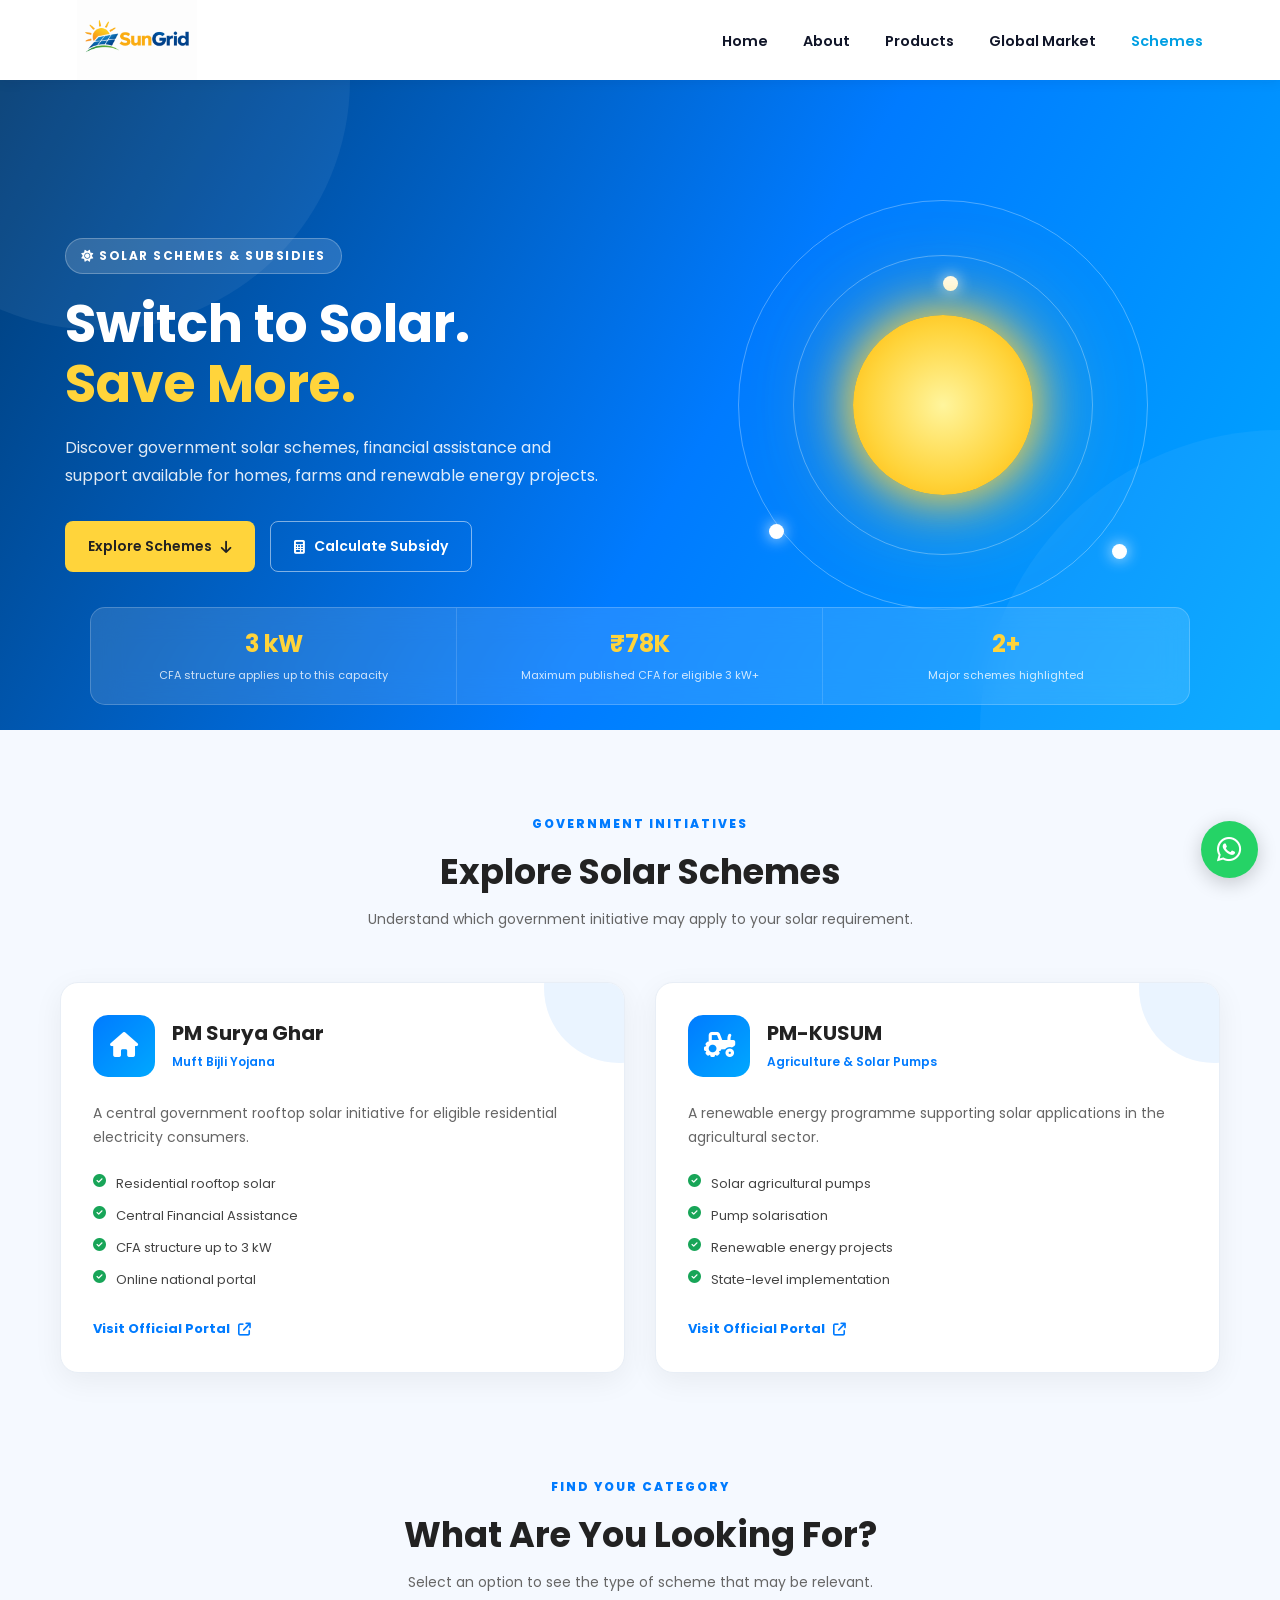
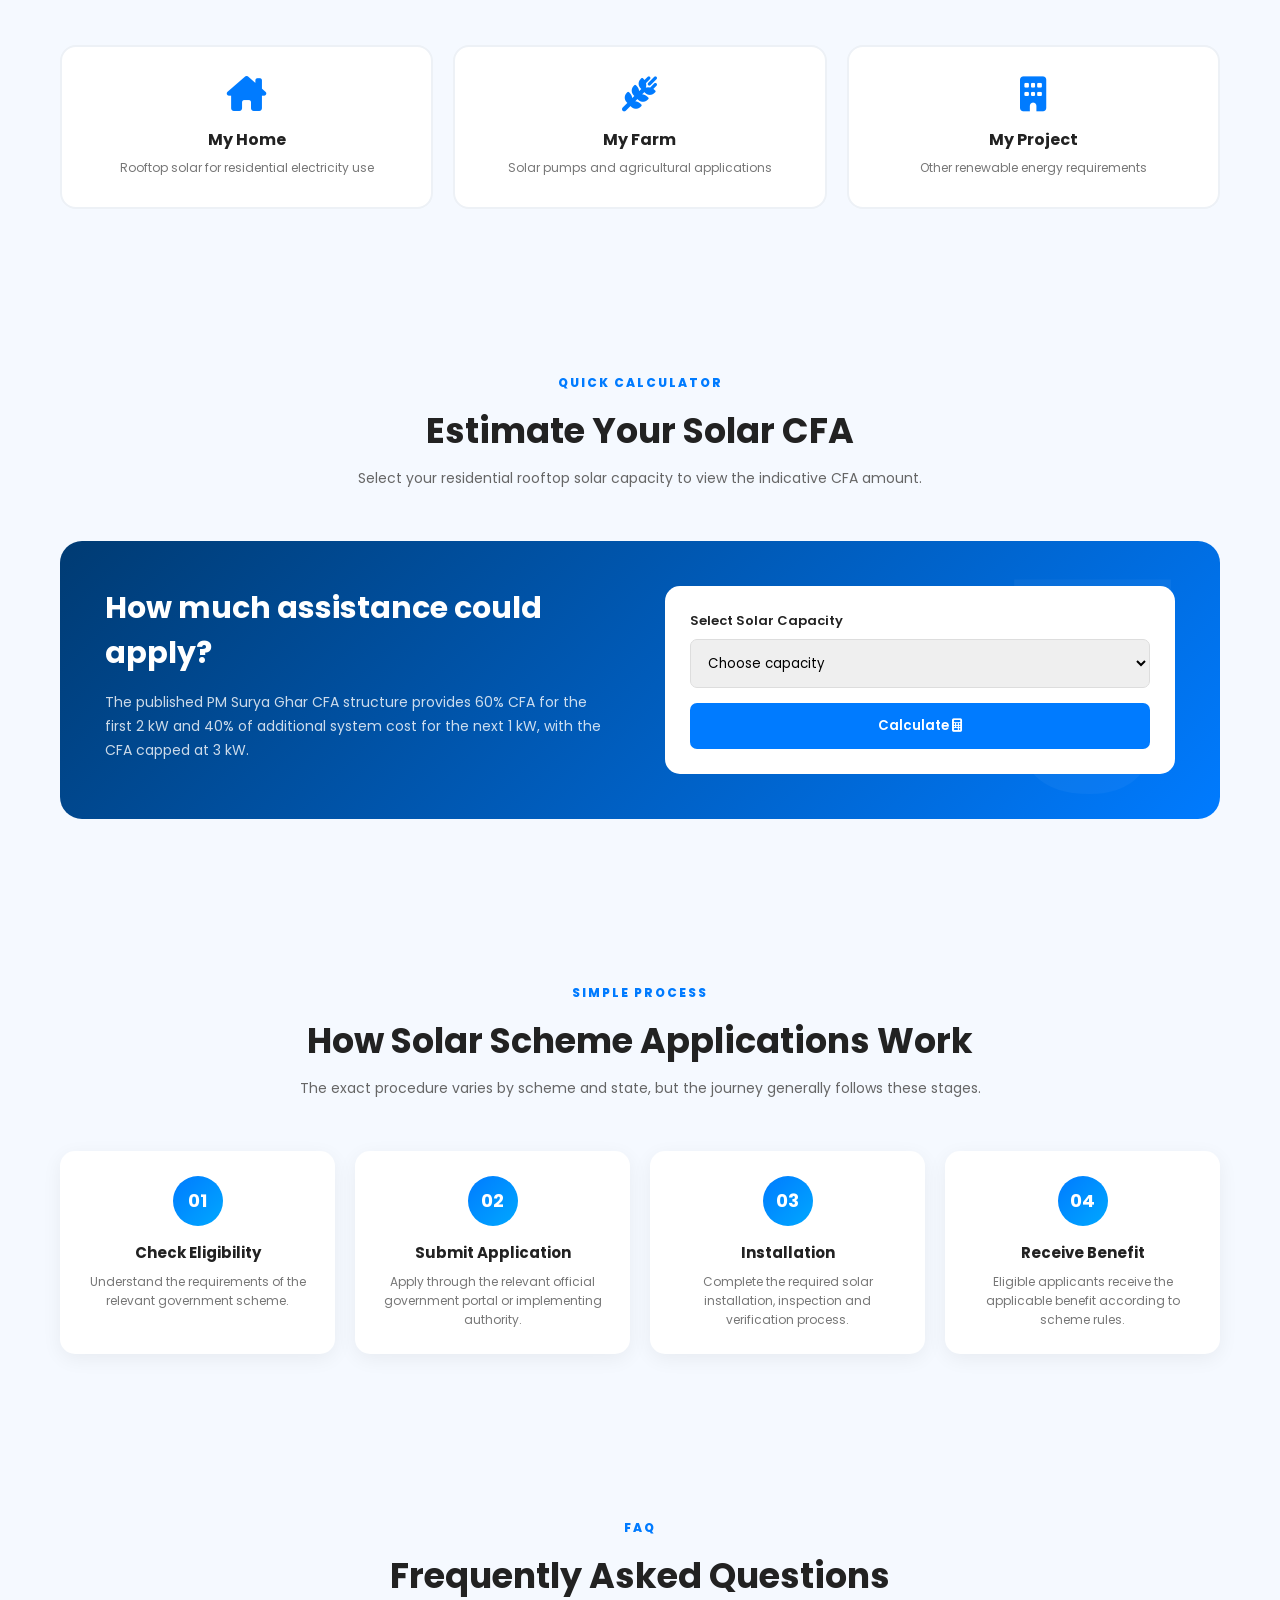
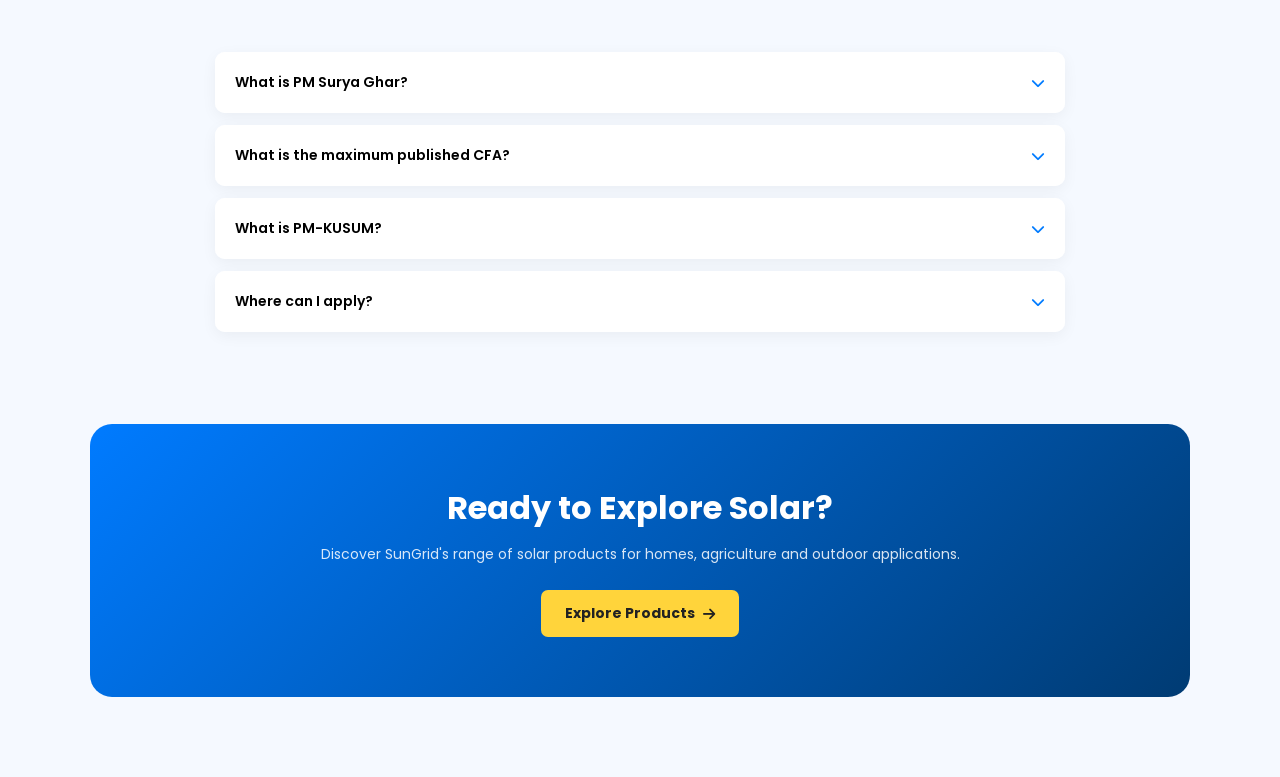
<file: schemes.html>
<!DOCTYPE html>
<html lang="en">

<head>

    <meta charset="UTF-8">

    <meta name="viewport"
          content="width=device-width, initial-scale=1.0">

    <title>Solar Schemes & Subsidies | SunGrid</title>


    <!-- GOOGLE FONT -->

    <link rel="preconnect"
          href="https://fonts.googleapis.com">

    <link rel="preconnect"
          href="https://fonts.gstatic.com"
          crossorigin>

    <link href="https://fonts.googleapis.com/css2?family=Poppins:wght@400;500;600;700;800&display=swap"
          rel="stylesheet">


    <!-- FONT AWESOME -->

    <link rel="stylesheet"
          href="https://cdnjs.cloudflare.com/ajax/libs/font-awesome/6.5.2/css/all.min.css">


    <link rel="stylesheet"
          href="./style.css">


<style>

/* =========================================================
   RESET
========================================================= */

* {
    margin: 0;
    padding: 0;
    box-sizing: border-box;
}

html {
    scroll-behavior: smooth;
}

body {
    font-family: 'Poppins', sans-serif;
    background: #f5f9ff;
    color: #222;
}

a {
    text-decoration: none;
}


/* =========================================================
   HERO
========================================================= */

.solar-hero {

    min-height: 650px;

    position: relative;

    overflow: hidden;

    display: flex;

    align-items: center;

    background:
        linear-gradient(
            120deg,
            #003b73,
            #007bff 55%,
            #00a8ff
        );

    color: white;
}


/* background circles */

.solar-hero::before {

    content: "";

    position: absolute;

    width: 500px;
    height: 500px;

    border-radius: 50%;

    background: rgba(255,255,255,0.06);

    top: -250px;
    left: -150px;
}

.solar-hero::after {

    content: "";

    position: absolute;

    width: 600px;
    height: 600px;

    border-radius: 50%;

    background: rgba(255,255,255,0.05);

    right: -300px;
    bottom: -300px;
}


/* hero container */

.hero-container {

    max-width: 1200px;

    width: 100%;

    margin: auto;

    padding: 80px 25px;

    display: grid;

    grid-template-columns: 1fr 1fr;

    gap: 60px;

    align-items: center;

    position: relative;

    z-index: 2;
}


/* hero text */

.hero-text small {

    display: inline-block;

    background: rgba(255,255,255,0.15);

    border: 1px solid rgba(255,255,255,0.25);

    padding: 8px 15px;

    border-radius: 30px;

    font-size: 12px;

    letter-spacing: 1.5px;

    font-weight: 700;

    margin-bottom: 20px;
}

.hero-text h1 {

    font-size: 52px;

    line-height: 1.15;

    margin-bottom: 20px;
}

.hero-text h1 span {

    color: #ffd43b;
}

.hero-text p {

    font-size: 16px;

    line-height: 1.8;

    max-width: 600px;

    color: rgba(255,255,255,0.88);

    margin-bottom: 30px;
}


/* hero buttons */

.hero-buttons {

    display: flex;

    gap: 15px;

    flex-wrap: wrap;
}

.hero-btn {

    display: inline-flex;

    align-items: center;

    gap: 9px;

    padding: 14px 23px;

    border-radius: 8px;

    font-size: 14px;

    font-weight: 600;

    transition: 0.3s;
}

.hero-btn-primary {

    background: #ffd43b;

    color: #222;
}

.hero-btn-primary:hover {

    transform: translateY(-4px);

    box-shadow:
        0 10px 25px rgba(0,0,0,0.2);
}

.hero-btn-secondary {

    color: white;

    border: 1px solid rgba(255,255,255,0.5);
}

.hero-btn-secondary:hover {

    background: rgba(255,255,255,0.12);
}


/* =========================================================
   SOLAR VISUAL
========================================================= */

.solar-visual {

    height: 430px;

    display: flex;

    align-items: center;

    justify-content: center;

    position: relative;
}


/* sun */

.sun {

    width: 180px;
    height: 180px;

    border-radius: 50%;

    background:
        radial-gradient(
            circle,
            #fff59d,
            #ffd43b 60%,
            #ffb300
        );

    box-shadow:
        0 0 45px #ffd43b,
        0 0 100px rgba(255,212,59,0.7);

    position: absolute;

    z-index: 3;

    animation: sunPulse 3s infinite ease-in-out;
}


@keyframes sunPulse {

    0%,100% {
        transform: scale(1);
    }

    50% {
        transform: scale(1.08);
    }

}


/* orbit */

.orbit {

    position: absolute;

    border: 1px solid rgba(255,255,255,0.3);

    border-radius: 50%;

    animation: rotate 15s linear infinite;
}

.orbit-one {

    width: 300px;
    height: 300px;
}

.orbit-two {

    width: 410px;
    height: 410px;

    animation-duration: 22s;
}


@keyframes rotate {

    from {
        transform: rotate(0deg);
    }

    to {
        transform: rotate(360deg);
    }

}


/* orbit dots */

.orbit-dot {

    position: absolute;

    width: 15px;
    height: 15px;

    background: #ffffff;

    border-radius: 50%;

    box-shadow:
        0 0 15px rgba(255,255,255,0.9);
}

.dot-one {
    top: 20px;
    left: 50%;
}

.dot-two {
    bottom: 50px;
    right: 20px;
}

.dot-three {
    left: 30px;
    bottom: 70px;
}


/* =========================================================
   STATS
========================================================= */

.hero-stats {

    position: absolute;

    bottom: 25px;

    left: 50%;

    transform: translateX(-50%);

    width: min(1100px, 90%);

    background: rgba(255,255,255,0.12);

    backdrop-filter: blur(15px);

    border: 1px solid rgba(255,255,255,0.2);

    border-radius: 15px;

    display: grid;

    grid-template-columns: repeat(3,1fr);

    overflow: hidden;

    z-index: 5;
}

.stat {

    padding: 18px;

    text-align: center;

    border-right:
        1px solid rgba(255,255,255,0.15);
}

.stat:last-child {
    border: none;
}

.stat strong {

    display: block;

    font-size: 24px;

    color: #ffd43b;
}

.stat span {

    font-size: 11px;

    color: rgba(255,255,255,0.8);
}


/* =========================================================
   SECTION
========================================================= */

.section {

    max-width: 1200px;

    margin: auto;

    padding: 80px 20px;
}

.section-heading {

    text-align: center;

    max-width: 750px;

    margin: 0 auto 50px;
}

.section-heading span {

    color: #007bff;

    font-size: 12px;

    font-weight: 800;

    letter-spacing: 2px;
}

.section-heading h2 {

    font-size: 35px;

    margin: 10px 0;
}

.section-heading p {

    color: #666;

    font-size: 14px;

    line-height: 1.7;
}


/* =========================================================
   SCHEME CARDS
========================================================= */

.scheme-grid {

    display: grid;

    grid-template-columns:
        repeat(2,1fr);

    gap: 30px;
}

.scheme-card {

    background: white;

    border-radius: 18px;

    padding: 32px;

    position: relative;

    overflow: hidden;

    border: 1px solid #e8eef6;

    box-shadow:
        0 8px 30px rgba(0,0,0,0.06);

    transition: 0.4s;
}

.scheme-card:hover {

    transform: translateY(-8px);

    box-shadow:
        0 18px 45px rgba(0,123,255,0.15);
}

.scheme-card::after {

    content: "";

    position: absolute;

    width: 150px;
    height: 150px;

    border-radius: 50%;

    background: #eaf4ff;

    right: -70px;
    top: -70px;
}

.scheme-header {

    display: flex;

    align-items: center;

    gap: 17px;

    position: relative;

    z-index: 2;
}

.scheme-icon {

    width: 62px;
    height: 62px;

    border-radius: 15px;

    background:
        linear-gradient(
            135deg,
            #007bff,
            #00a8ff
        );

    color: white;

    display: flex;

    align-items: center;

    justify-content: center;

    font-size: 25px;
}

.scheme-header h3 {

    font-size: 20px;
}

.scheme-header small {

    color: #007bff;

    font-weight: 600;

    font-size: 12px;
}

.scheme-card p {

    color: #666;

    font-size: 14px;

    line-height: 1.7;

    margin: 25px 0;
}

.features {

    list-style: none;

    margin-bottom: 25px;
}

.features li {

    display: flex;

    gap: 10px;

    font-size: 13px;

    margin-bottom: 12px;

    color: #444;
}

.features i {

    color: #18a558;
}

.scheme-link {

    display: inline-flex;

    gap: 8px;

    align-items: center;

    color: #007bff;

    font-size: 13px;

    font-weight: 700;
}

.scheme-link:hover {
    color: #0056b3;
}


/* =========================================================
   AUDIENCE CARDS
========================================================= */

.audience-grid {

    display: grid;

    grid-template-columns:
        repeat(3,1fr);

    gap: 20px;
}

.audience-card {

    background: white;

    padding: 30px 20px;

    border-radius: 16px;

    text-align: center;

    border: 2px solid #edf1f6;

    cursor: pointer;

    transition: 0.3s;
}

.audience-card:hover,
.audience-card.selected {

    border-color: #007bff;

    background: #eef7ff;

    transform: translateY(-5px);
}

.audience-card i {

    font-size: 35px;

    color: #007bff;

    margin-bottom: 15px;
}

.audience-card h3 {

    font-size: 16px;

    margin-bottom: 7px;
}

.audience-card p {

    font-size: 12px;

    color: #777;

    line-height: 1.5;
}

.audience-result {

    margin-top: 25px;

    display: none;

    background: white;

    padding: 25px;

    border-radius: 12px;

    border-left: 5px solid #007bff;

    box-shadow:
        0 5px 20px rgba(0,0,0,0.06);
}

.audience-result.show {
    display: block;
}


/* =========================================================
   CALCULATOR
========================================================= */

.calculator {

    background:
        linear-gradient(
            135deg,
            #003b73,
            #007bff
        );

    border-radius: 22px;

    padding: 45px;

    color: white;

    display: grid;

    grid-template-columns:
        1fr 1fr;

    gap: 50px;

    position: relative;

    overflow: hidden;
}

.calculator::after {

    content: "₹";

    position: absolute;

    right: 40px;

    top: -80px;

    font-size: 300px;

    color: rgba(255,255,255,0.04);

    font-weight: 800;
}

.calculator-info {

    position: relative;

    z-index: 2;
}

.calculator-info h2 {

    font-size: 30px;

    margin-bottom: 15px;
}

.calculator-info p {

    color: rgba(255,255,255,0.8);

    font-size: 14px;

    line-height: 1.7;
}

.calc-box {

    position: relative;

    z-index: 2;

    background: white;

    padding: 25px;

    border-radius: 15px;

    color: #222;
}

.calc-box label {

    display: block;

    font-size: 13px;

    font-weight: 600;

    margin-bottom: 8px;
}

.calc-box select {

    width: 100%;

    padding: 13px;

    border: 1px solid #ddd;

    border-radius: 7px;

    margin-bottom: 15px;

    font-family: inherit;
}

.calc-btn {

    width: 100%;

    border: none;

    padding: 13px;

    border-radius: 7px;

    background: #007bff;

    color: white;

    font-family: inherit;

    font-weight: 600;

    cursor: pointer;

    transition: 0.3s;
}

.calc-btn:hover {

    background: #0056b3;
}

.result {

    display: none;

    text-align: center;

    margin-top: 18px;

    background: #eaf5ff;

    padding: 18px;

    border-radius: 10px;
}

.result.show {
    display: block;
}

.result small {

    color: #666;
}

.result strong {

    display: block;

    color: #007bff;

    font-size: 30px;

    margin: 4px;
}


/* =========================================================
   STEPS
========================================================= */

.timeline {

    display: grid;

    grid-template-columns:
        repeat(4,1fr);

    gap: 20px;

    position: relative;
}

.timeline-card {

    background: white;

    padding: 25px 20px;

    text-align: center;

    border-radius: 15px;

    box-shadow:
        0 5px 20px rgba(0,0,0,0.06);

    position: relative;

    transition: 0.3s;
}

.timeline-card:hover {

    transform: translateY(-5px);
}

.number {

    width: 50px;
    height: 50px;

    margin: auto auto 15px;

    border-radius: 50%;

    background:
        linear-gradient(
            135deg,
            #007bff,
            #00a8ff
        );

    color: white;

    display: flex;

    align-items: center;

    justify-content: center;

    font-size: 18px;

    font-weight: 700;
}

.timeline-card h3 {

    font-size: 15px;

    margin-bottom: 8px;
}

.timeline-card p {

    color: #777;

    font-size: 12px;

    line-height: 1.6;
}


/* =========================================================
   FAQ
========================================================= */

.faq {

    max-width: 850px;

    margin: auto;
}

.faq-item {

    background: white;

    border-radius: 10px;

    margin-bottom: 12px;

    overflow: hidden;

    box-shadow:
        0 4px 15px rgba(0,0,0,0.05);
}

.faq-question {

    width: 100%;

    background: white;

    border: none;

    padding: 20px;

    display: flex;

    justify-content: space-between;

    align-items: center;

    text-align: left;

    font-family: inherit;

    font-size: 14px;

    font-weight: 600;

    cursor: pointer;
}

.faq-question i {

    color: #007bff;

    transition: 0.3s;
}

.faq-answer {

    max-height: 0;

    overflow: hidden;

    transition: 0.35s;
}

.faq-answer p {

    padding: 0 20px 20px;

    color: #666;

    font-size: 13px;

    line-height: 1.7;
}

.faq-item.active
.faq-answer {

    max-height: 200px;
}

.faq-item.active
.faq-question i {

    transform: rotate(180deg);
}


/* =========================================================
   CTA
========================================================= */

.cta {

    max-width: 1100px;

    margin: 0 auto 80px;

    border-radius: 22px;

    padding: 60px 25px;

    text-align: center;

    background:
        linear-gradient(
            135deg,
            #007bff,
            #003b73
        );

    color: white;

    position: relative;

    overflow: hidden;
}

.cta h2 {

    font-size: 32px;

    margin-bottom: 12px;
}

.cta p {

    font-size: 14px;

    color: rgba(255,255,255,0.85);

    max-width: 650px;

    margin: auto auto 25px;
}

.cta a {

    display: inline-flex;

    align-items: center;

    gap: 8px;

    background: #ffd43b;

    color: #222;

    padding: 13px 24px;

    border-radius: 7px;

    font-size: 14px;

    font-weight: 700;
}


/* =========================================================
   WHATSAPP
========================================================= */

.whatsapp {

    position: fixed;

    right: 22px;
    bottom: 22px;

    width: 57px;
    height: 57px;

    border-radius: 50%;

    background: #25d366;

    color: white;

    display: flex;

    align-items: center;

    justify-content: center;

    font-size: 28px;

    z-index: 999;

    box-shadow:
        0 5px 20px rgba(0,0,0,0.2);

    transition: 0.3s;
}

.whatsapp:hover {

    transform: scale(1.1);
}


/* =========================================================
   RESPONSIVE
========================================================= */

@media(max-width:950px) {

    .hero-container {

        grid-template-columns: 1fr;

        text-align: center;
    }

    .hero-text p {
        margin-left: auto;
        margin-right: auto;
    }

    .hero-buttons {
        justify-content: center;
    }

    .solar-visual {
        height: 350px;
    }

    .scheme-grid,
    .calculator {

        grid-template-columns: 1fr;
    }

    .timeline {

        grid-template-columns:
            repeat(2,1fr);
    }

}


@media(max-width:650px) {

    .solar-hero {

        min-height: 720px;
    }

    .hero-text h1 {

        font-size: 37px;
    }

    .hero-stats {

        width: 94%;
    }

    .stat {

        padding: 12px 5px;
    }

    .stat strong {

        font-size: 17px;
    }

    .stat span {

        font-size: 9px;
    }

    .sun {

        width: 130px;
        height: 130px;
    }

    .orbit-one {

        width: 220px;
        height: 220px;
    }

    .orbit-two {

        width: 290px;
        height: 290px;
    }

    .audience-grid {

        grid-template-columns: 1fr;
    }

    .timeline {

        grid-template-columns: 1fr;
    }

    .calculator {

        padding: 25px;
    }

    .section {

        padding: 55px 15px;
    }

    .section-heading h2 {

        font-size: 28px;
    }

}

</style>

</head>


<body>


<!-- =====================================================
     NAVBAR
===================================================== -->

<header class="top-section">

    <nav class="navbar">

        <a href="./index.html"
           class="logo">

            <img
                src="./images/logo.png"
                alt="SunGrid Logo"
            >

        </a>


        <ul>

            <li>
                <a href="./index.html">
                    Home
                </a>
            </li>

            <li>
                <a href="./about.html">
                    About
                </a>
            </li>

            <li>
                <a href="./products.html">
                    Products
                </a>
            </li>

            <li>
                <a href="./global-market.html">
                    Global Market
                </a>
            </li>

            <li>
                <a href="./schemes.html"
                   class="active">
                    Schemes
                </a>
            </li>

        </ul>

    </nav>

</header>



<!-- =====================================================
     HERO
===================================================== -->

<section class="solar-hero">

    <div class="hero-container">


        <div class="hero-text">

            <small>
                <i class="fa-solid fa-sun"></i>
                SOLAR SCHEMES & SUBSIDIES
            </small>

            <h1>
                Switch to Solar.
                <span>Save More.</span>
            </h1>

            <p>
                Discover government solar schemes, financial
                assistance and support available for homes,
                farms and renewable energy projects.
            </p>


            <div class="hero-buttons">

                <a
                    href="#schemes"
                    class="hero-btn hero-btn-primary"
                >

                    Explore Schemes

                    <i class="fa-solid fa-arrow-down"></i>

                </a>


                <a
                    href="#calculator"
                    class="hero-btn hero-btn-secondary"
                >

                    <i class="fa-solid fa-calculator"></i>

                    Calculate Subsidy

                </a>

            </div>

        </div>



        <!-- SOLAR VISUAL -->

        <div class="solar-visual">

            <div class="orbit orbit-one">

                <div class="orbit-dot dot-one"></div>

            </div>


            <div class="orbit orbit-two">

                <div class="orbit-dot dot-two"></div>

                <div class="orbit-dot dot-three"></div>

            </div>


            <div class="sun">

            </div>

        </div>


    </div>



    <!-- HERO STATS -->

    <div class="hero-stats">

        <div class="stat">

            <strong>
                3 kW
            </strong>

            <span>
                CFA structure applies up to this capacity
            </span>

        </div>


        <div class="stat">

            <strong>
                ₹78K
            </strong>

            <span>
                Maximum published CFA for eligible 3 kW+
            </span>

        </div>


        <div class="stat">

            <strong>
                2+
            </strong>

            <span>
                Major schemes highlighted
            </span>

        </div>

    </div>

</section>



<!-- =====================================================
     SCHEMES
===================================================== -->

<section
    class="section"
    id="schemes"
>

    <div class="section-heading">

        <span>
            GOVERNMENT INITIATIVES
        </span>

        <h2>
            Explore Solar Schemes
        </h2>

        <p>
            Understand which government initiative may apply
            to your solar requirement.
        </p>

    </div>



    <div class="scheme-grid">


        <!-- PM SURYA GHAR -->

        <div class="scheme-card">

            <div class="scheme-header">

                <div class="scheme-icon">

                    <i class="fa-solid fa-house"></i>

                </div>

                <div>

                    <h3>
                        PM Surya Ghar
                    </h3>

                    <small>
                        Muft Bijli Yojana
                    </small>

                </div>

            </div>


            <p>
                A central government rooftop solar initiative
                for eligible residential electricity consumers.
            </p>


            <ul class="features">

                <li>
                    <i class="fa-solid fa-circle-check"></i>

                    Residential rooftop solar
                </li>

                <li>
                    <i class="fa-solid fa-circle-check"></i>

                    Central Financial Assistance
                </li>

                <li>
                    <i class="fa-solid fa-circle-check"></i>

                    CFA structure up to 3 kW
                </li>

                <li>
                    <i class="fa-solid fa-circle-check"></i>

                    Online national portal
                </li>

            </ul>


            <a
                href="https://pmsuryaghar.gov.in/"
                target="_blank"
                class="scheme-link"
            >

                Visit Official Portal

                <i class="fa-solid fa-arrow-up-right-from-square"></i>

            </a>

        </div>



        <!-- PM KUSUM -->

        <div class="scheme-card">

            <div class="scheme-header">

                <div class="scheme-icon">

                    <i class="fa-solid fa-tractor"></i>

                </div>

                <div>

                    <h3>
                        PM-KUSUM
                    </h3>

                    <small>
                        Agriculture & Solar Pumps
                    </small>

                </div>

            </div>


            <p>
                A renewable energy programme supporting solar
                applications in the agricultural sector.
            </p>


            <ul class="features">

                <li>
                    <i class="fa-solid fa-circle-check"></i>

                    Solar agricultural pumps
                </li>

                <li>
                    <i class="fa-solid fa-circle-check"></i>

                    Pump solarisation
                </li>

                <li>
                    <i class="fa-solid fa-circle-check"></i>

                    Renewable energy projects
                </li>

                <li>
                    <i class="fa-solid fa-circle-check"></i>

                    State-level implementation
                </li>

            </ul>


            <a
                href="https://pmkusum.mnre.gov.in/"
                target="_blank"
                class="scheme-link"
            >

                Visit Official Portal

                <i class="fa-solid fa-arrow-up-right-from-square"></i>

            </a>

        </div>


    </div>

</section>



<!-- =====================================================
     WHO IS IT FOR?
===================================================== -->

<section
    class="section"
    style="padding-top:20px;"
>

    <div class="section-heading">

        <span>
            FIND YOUR CATEGORY
        </span>

        <h2>
            What Are You Looking For?
        </h2>

        <p>
            Select an option to see the type of scheme
            that may be relevant.
        </p>

    </div>


    <div class="audience-grid">


        <div
            class="audience-card"
            onclick="chooseAudience(this,'home')"
        >

            <i class="fa-solid fa-house-chimney"></i>

            <h3>
                My Home
            </h3>

            <p>
                Rooftop solar for residential electricity use
            </p>

        </div>



        <div
            class="audience-card"
            onclick="chooseAudience(this,'farm')"
        >

            <i class="fa-solid fa-wheat-awn"></i>

            <h3>
                My Farm
            </h3>

            <p>
                Solar pumps and agricultural applications
            </p>

        </div>



        <div
            class="audience-card"
            onclick="chooseAudience(this,'project')"
        >

            <i class="fa-solid fa-building"></i>

            <h3>
                My Project
            </h3>

            <p>
                Other renewable energy requirements
            </p>

        </div>

    </div>


    <div
        class="audience-result"
        id="audienceResult"
    >

        <strong id="audienceTitle">
        </strong>

        <p
            id="audienceText"
            style="
                margin-top:8px;
                color:#666;
                font-size:13px;
                line-height:1.7;
            "
        >
        </p>

    </div>

</section>



<!-- =====================================================
     CALCULATOR
===================================================== -->

<section
    class="section"
    id="calculator"
>

    <div class="section-heading">

        <span>
            QUICK CALCULATOR
        </span>

        <h2>
            Estimate Your Solar CFA
        </h2>

        <p>
            Select your residential rooftop solar capacity
            to view the indicative CFA amount.
        </p>

    </div>



    <div class="calculator">


        <div class="calculator-info">

            <h2>
                How much assistance could apply?
            </h2>

            <p>
                The published PM Surya Ghar CFA structure
                provides 60% CFA for the first 2 kW and
                40% of additional system cost for the next
                1 kW, with the CFA capped at 3 kW.
            </p>

        </div>



        <div class="calc-box">

            <label>
                Select Solar Capacity
            </label>


            <select id="capacity">

                <option value="">
                    Choose capacity
                </option>

                <option value="1">
                    1 kW
                </option>

                <option value="2">
                    2 kW
                </option>

                <option value="3">
                    3 kW
                </option>

                <option value="4">
                    Above 3 kW
                </option>

            </select>


            <button
                class="calc-btn"
                onclick="calculate()"
            >

                Calculate

                <i class="fa-solid fa-calculator"></i>

            </button>


            <div
                class="result"
                id="result"
            >

                <small>
                    Indicative maximum CFA
                </small>

                <strong id="amount">
                    ₹0
                </strong>

                <small>
                    Based on published CFA structure
                </small>

            </div>

        </div>

    </div>

</section>



<!-- =====================================================
     APPLICATION PROCESS
===================================================== -->

<section class="section">

    <div class="section-heading">

        <span>
            SIMPLE PROCESS
        </span>

        <h2>
            How Solar Scheme Applications Work
        </h2>

        <p>
            The exact procedure varies by scheme and state,
            but the journey generally follows these stages.
        </p>

    </div>


    <div class="timeline">


        <div class="timeline-card">

            <div class="number">
                01
            </div>

            <h3>
                Check Eligibility
            </h3>

            <p>
                Understand the requirements of the relevant
                government scheme.
            </p>

        </div>


        <div class="timeline-card">

            <div class="number">
                02
            </div>

            <h3>
                Submit Application
            </h3>

            <p>
                Apply through the relevant official government
                portal or implementing authority.
            </p>

        </div>


        <div class="timeline-card">

            <div class="number">
                03
            </div>

            <h3>
                Installation
            </h3>

            <p>
                Complete the required solar installation,
                inspection and verification process.
            </p>

        </div>


        <div class="timeline-card">

            <div class="number">
                04
            </div>

            <h3>
                Receive Benefit
            </h3>

            <p>
                Eligible applicants receive the applicable
                benefit according to scheme rules.
            </p>

        </div>

    </div>

</section>



<!-- =====================================================
     FAQ
===================================================== -->

<section class="section">

    <div class="section-heading">

        <span>
            FAQ
        </span>

        <h2>
            Frequently Asked Questions
        </h2>

    </div>


    <div class="faq">


        <div class="faq-item">

            <button
                class="faq-question"
                onclick="toggleFAQ(this)"
            >

                What is PM Surya Ghar?

                <i class="fa-solid fa-chevron-down"></i>

            </button>


            <div class="faq-answer">

                <p>
                    PM Surya Ghar: Muft Bijli Yojana is a central
                    government rooftop solar initiative for eligible
                    residential consumers.
                </p>

            </div>

        </div>



        <div class="faq-item">

            <button
                class="faq-question"
                onclick="toggleFAQ(this)"
            >

                What is the maximum published CFA?

                <i class="fa-solid fa-chevron-down"></i>

            </button>


            <div class="faq-answer">

                <p>
                    Under the published CFA structure, the amount
                    is ₹30,000 for 1 kW, ₹60,000 for 2 kW and
                    ₹78,000 for 3 kW or higher eligible residential
                    systems.
                </p>

            </div>

        </div>



        <div class="faq-item">

            <button
                class="faq-question"
                onclick="toggleFAQ(this)"
            >

                What is PM-KUSUM?

                <i class="fa-solid fa-chevron-down"></i>

            </button>


            <div class="faq-answer">

                <p>
                    PM-KUSUM is a renewable energy programme
                    supporting solar applications in agriculture,
                    including solar pumps and pump solarisation.
                </p>

            </div>

        </div>



        <div class="faq-item">

            <button
                class="faq-question"
                onclick="toggleFAQ(this)"
            >

                Where can I apply?

                <i class="fa-solid fa-chevron-down"></i>

            </button>


            <div class="faq-answer">

                <p>
                    For PM Surya Ghar, use the official
                    PM Surya Ghar National Portal. PM-KUSUM
                    applications depend on the relevant component
                    and designated state implementing authority.
                </p>

            </div>

        </div>


    </div>

</section>



<!-- =====================================================
     CTA
===================================================== -->

<section class="cta">

    <h2>
        Ready to Explore Solar?
    </h2>

    <p>
        Discover SunGrid's range of solar products for homes,
        agriculture and outdoor applications.
    </p>

    <a href="./products.html">

        Explore Products

        <i class="fa-solid fa-arrow-right"></i>

    </a>

</section>



<!-- =====================================================
     WHATSAPP
===================================================== -->

<a
    href="https://wa.me/919999999999"
    target="_blank"
    class="whatsapp"
    aria-label="Chat on WhatsApp"
>

    <i class="fa-brands fa-whatsapp"></i>

</a>



<!-- =====================================================
     JAVASCRIPT
===================================================== -->

<script>


/* =====================================================
   CALCULATOR
===================================================== */

function calculate() {

    const capacity =
        document.getElementById("capacity").value;

    const result =
        document.getElementById("result");

    const amount =
        document.getElementById("amount");


    let value = 0;


    if (capacity === "1") {

        value = 30000;

    }

    else if (capacity === "2") {

        value = 60000;

    }

    else if (capacity === "3") {

        value = 78000;

    }

    else if (capacity === "4") {

        value = 78000;

    }

    else {

        alert("Please select a solar capacity.");

        return;

    }


    amount.textContent =
        "₹" + value.toLocaleString("en-IN");


    result.classList.add("show");

}



/* =====================================================
   AUDIENCE SELECTOR
===================================================== */

function chooseAudience(card, type) {


    document
        .querySelectorAll(".audience-card")
        .forEach(function(item) {

            item.classList.remove("selected");

        });


    card.classList.add("selected");


    const result =
        document.getElementById("audienceResult");

    const title =
        document.getElementById("audienceTitle");

    const text =
        document.getElementById("audienceText");


    if (type === "home") {

        title.textContent =
            "🏠 PM Surya Ghar may be relevant to you";

        text.textContent =
            "This scheme is designed for eligible residential consumers interested in rooftop solar.";

    }


    else if (type === "farm") {

        title.textContent =
            "🌾 PM-KUSUM may be relevant to you";

        text.textContent =
            "PM-KUSUM supports eligible agricultural solar applications including solar pumps and pump solarisation.";

    }


    else {

        title.textContent =
            "🏢 Check the applicable renewable-energy scheme";

        text.textContent =
            "Commercial, institutional and other projects may have different eligibility requirements and support structures.";

    }


    result.classList.add("show");

}



/* =====================================================
   FAQ
===================================================== */

function toggleFAQ(button) {


    const item =
        button.parentElement;


    document
        .querySelectorAll(".faq-item")
        .forEach(function(other) {

            if (other !== item) {

                other.classList.remove("active");

            }

        });


    item.classList.toggle("active");

}

</script>


</body>

</html>
</file>
<file: style.css>
/* ==================================================
   RESET
================================================== */

* {
    margin: 0;
    padding: 0;
    box-sizing: border-box;
}

html {
    scroll-behavior: smooth;
}

body {
    width: 100%;
    font-family: "Poppins", sans-serif;
    color: #101528;
    background-color: #ffffff;
}

img {
    max-width: 100%;
}


/* ==================================================
   NAVBAR
================================================== */

.top-section {
    width: 100%;
    background-color: #ffffff;
    position: relative;
    z-index: 10;
    box-shadow: 0 2px 12px rgba(20, 30, 50, 0.08);
}

.navbar {
    width: 92%;
    max-width: 1400px;
    min-height: 80px;
    margin: auto;
    padding: 0 2%;

    display: flex;
    align-items: center;
    justify-content: space-between;
}

.logo {
    display: flex;
    align-items: center;
    text-decoration: none;
}

.logo img {
    width: 120px;
    height: auto;
    display: block;
}

.navbar ul {
    display: flex;
    align-items: center;
    gap: 35px;

    list-style: none;
    margin: 0;
    padding: 0;
}

.navbar ul li a {
    color: #101528;
    text-decoration: none;

    font-size: 0.9rem;
    font-weight: 600;

    transition: color 0.3s ease;
}

.navbar ul li a:hover,
.navbar ul li a.active {
    color: #009fe3;
}


/* ==================================================
   HERO WITH YOUTUBE VIDEO
================================================== */

.hero {
    width: 100%;
    min-height: 650px;

    position: relative;
    overflow: hidden;

    display: flex;
    align-items: center;

    padding: 80px 8%;
}


/* VIDEO BACKGROUND */

.youtube-background {
    position: absolute;
    top: 0;
    left: 0;

    width: 100%;
    height: 100%;

    overflow: hidden;
    z-index: 0;

    background: #101f3d;
}


/* YOUTUBE IFRAME */

.youtube-background iframe {
    position: absolute;

    top: 50%;
    left: 50%;

    width: 100vw;
    height: 56.25vw;

    min-width: 177.78vh;
    min-height: 100vh;

    transform: translate(-50%, -50%);

    border: none;
    pointer-events: none;
}


/* DARK OVERLAY */

.hero-overlay {
    position: absolute;

    top: 0;
    left: 0;

    width: 100%;
    height: 100%;

    background: rgba(0, 20, 35, 0.48);

    z-index: 1;
}


/* HERO CONTENT */

.hero-content {
    position: relative;
    z-index: 2;

    max-width: 700px;
}

.hero-content h1 {
    color: #ffffff;

    font-size: 4rem;
    line-height: 1.15;
    font-weight: 700;

    margin-bottom: 25px;
}

.hero-content p {
    max-width: 650px;

    color: #ffffff;

    font-size: 1.05rem;
    line-height: 1.8;

    margin-bottom: 35px;
}


/* HERO BUTTON */

.btn {
    display: inline-block;

    padding: 14px 32px;

    background-color: #ff6b22;
    color: #ffffff;

    text-decoration: none;

    border-radius: 30px;

    font-size: 0.95rem;
    font-weight: 600;

    transition: all 0.3s ease;
}

.btn:hover {
    background-color: #e85a15;
    transform: translateY(-3px);
}


/* ==================================================
   ABOUT SUNGRID
================================================== */

.home-about {
    width: 100%;

    padding: 100px 6%;

    background-color: #f7f9fb;
}

.home-about-container {
    width: 100%;
    max-width: 1400px;

    margin: 0 auto;

    display: grid;
    grid-template-columns: 1.1fr 1fr;

    gap: 70px;
    align-items: center;
}

.home-about-image {
    width: 100%;
    height: 600px;

    overflow: hidden;

    border-radius: 35px;

    box-shadow:
        0 20px 50px rgba(20, 30, 50, 0.15);
}

.home-about-image img {
    width: 100%;
    height: 100%;

    display: block;

    object-fit: cover;
    object-position: center;

    transition: transform 0.5s ease;
}

.home-about-image:hover img {
    transform: scale(1.03);
}

.home-about-content {
    width: 100%;
    padding: 10px 0;
}

.home-about-label {
    display: inline-block;

    padding: 10px 20px;
    margin-bottom: 25px;

    background-color: #eef7fc;

    border: 1px solid #d8eaf5;
    border-radius: 30px;

    color: #009fe3;

    font-size: 0.8rem;
    font-weight: 700;

    letter-spacing: 4px;
}

.home-about-content h2 {
    color: #101528;

    font-size: 3.2rem;
    line-height: 1.2;

    font-weight: 600;

    margin-bottom: 25px;
}

.home-about-content h2 span {
    color: #009fe3;
    font-style: italic;
}

.home-about-content > p {
    max-width: 650px;

    color: #687386;

    font-size: 1rem;
    line-height: 1.9;

    margin-bottom: 20px;
}

.home-about-highlight {
    width: 100%;

    margin-top: 25px;
    padding: 25px 28px;

    background-color: #e6f6fc;

    border: 1px solid #b9e5f7;
    border-left: 5px solid #009fe3;

    border-radius: 15px;
}

.home-about-highlight strong {
    display: block;

    color: #101f3d;

    font-size: 1.05rem;

    margin-bottom: 8px;
}

.home-about-highlight p {
    margin: 0;

    color: #101f3d;

    font-size: 0.9rem;
    line-height: 1.7;
}

.home-about-btn {
    display: inline-block;

    margin-top: 25px;
    padding: 13px 30px;

    background-color: #ff6b22;
    color: #ffffff;

    text-decoration: none;

    border-radius: 30px;

    font-size: 0.9rem;
    font-weight: 600;

    transition: all 0.3s ease;
}

.home-about-btn:hover {
    background-color: #e85a15;
    transform: translateY(-3px);
}


/* ==================================================
   OUR SOLAR SOLUTIONS
================================================== */

.collection-section {
    width: 100%;

    padding: 100px 6%;

    background-color: #ffffff;
}

.collection-heading {
    text-align: center;
    margin-bottom: 50px;
}

.collection-heading h2 {
    color: #101528;

    font-size: 2.8rem;

    margin-bottom: 12px;
}

.collection-heading p {
    color: #687386;
    font-size: 1rem;
}

.collection-wrapper {
    width: 100%;

    position: relative;

    display: flex;
    align-items: center;
}

.collection-slider {
    width: 100%;

    display: flex;
    gap: 35px;

    overflow-x: auto;

    scroll-behavior: smooth;

    scrollbar-width: none;

    padding: 10px 5px 25px;
}

.collection-slider::-webkit-scrollbar {
    display: none;
}

.collection-card {
    flex: 0 0 300px;

    background-color: #ffffff;

    border: 1px solid #edf0f3;

    border-radius: 25px;

    overflow: hidden;

    box-shadow:
        0 10px 30px rgba(20, 30, 50, 0.07);

    transition:
        transform 0.3s ease,
        box-shadow 0.3s ease;
}

.collection-card:hover {
    transform: translateY(-8px);

    box-shadow:
        0 20px 40px rgba(20, 30, 50, 0.12);
}

.collection-card img {
    width: 100%;
    height: 220px;

    display: block;

    object-fit: cover;
}

.collection-card-content {
    padding: 25px;
}

.collection-card-content h3 {
    color: #101528;

    font-size: 1.25rem;

    margin-bottom: 10px;
}

.collection-card-content p {
    color: #687386;

    font-size: 0.88rem;
    line-height: 1.7;
}

.collection-arrow {
    width: 45px;
    height: 45px;

    flex-shrink: 0;

    border: none;
    border-radius: 50%;

    background-color: #101f3d;
    color: #ffffff;

    font-size: 20px;

    cursor: pointer;

    display: flex;
    align-items: center;
    justify-content: center;

    z-index: 2;

    transition: all 0.3s ease;
}

.collection-arrow:hover {
    background-color: #ff6b22;
    transform: scale(1.05);
}

.collection-arrow.left {
    margin-right: 15px;
}

.collection-arrow.right {
    margin-left: 15px;
}


/* ==================================================
   GLOBAL MARKET
================================================== */

.global-market-section {
    width: 100%;

    padding: 100px 6%;

    background: #f7f9fb;
}

.market-container {
    max-width: 1400px;

    margin: 0 auto;
}

.market-heading {
    text-align: center;

    max-width: 750px;

    margin: 0 auto 55px;
}

.market-heading span,
.schemes-heading span {
    display: inline-block;

    color: #009fe3;

    font-size: 0.78rem;
    font-weight: 700;

    letter-spacing: 4px;

    margin-bottom: 15px;
}

.market-heading h2,
.schemes-heading h2 {
    color: #101528;

    font-size: 2.8rem;

    line-height: 1.2;

    margin-bottom: 15px;
}

.market-heading h2 strong,
.schemes-heading h2 strong {
    color: #009fe3;
}

.market-heading p,
.schemes-heading p {
    color: #687386;

    font-size: 1rem;

    line-height: 1.8;
}

.market-content {
    display: grid;

    grid-template-columns: 1.05fr 1fr;

    gap: 70px;

    align-items: center;
}

.market-image {
    position: relative;

    height: 480px;

    overflow: hidden;

    border-radius: 30px;

    box-shadow:
        0 20px 50px rgba(20, 30, 50, 0.14);
}

.market-image img {
    width: 100%;
    height: 100%;

    object-fit: cover;

    transition: transform 0.6s ease;
}

.market-image:hover img {
    transform: scale(1.06);
}

.market-image-badge {
    position: absolute;

    left: 25px;
    bottom: 25px;

    display: flex;

    align-items: center;

    gap: 14px;

    padding: 16px 20px;

    background: rgba(255, 255, 255, 0.94);

    backdrop-filter: blur(10px);

    border-radius: 16px;

    box-shadow:
        0 10px 30px rgba(0, 0, 0, 0.12);
}

.market-image-badge > span {
    width: 45px;
    height: 45px;

    display: flex;

    align-items: center;
    justify-content: center;

    background: #fff2e9;

    color: #ff6b22;

    border-radius: 50%;

    font-size: 22px;
}

.market-image-badge strong {
    display: block;

    color: #101528;

    font-size: 0.9rem;
}

.market-image-badge small {
    color: #687386;

    font-size: 0.72rem;
}

.market-features {
    display: flex;

    flex-direction: column;

    gap: 22px;
}

.market-feature {
    display: flex;

    align-items: flex-start;

    gap: 18px;

    padding: 22px;

    background: #ffffff;

    border: 1px solid #edf0f3;

    border-radius: 18px;

    transition: all 0.3s ease;
}

.market-feature:hover {
    transform: translateX(8px);

    border-color: #b9e5f7;

    box-shadow:
        0 12px 30px rgba(20, 30, 50, 0.08);
}

.market-icon {
    min-width: 52px;

    height: 52px;

    display: flex;

    align-items: center;
    justify-content: center;

    background: #e6f6fc;

    border-radius: 14px;

    font-size: 23px;
}

.market-feature h3 {
    color: #101528;

    font-size: 1.1rem;

    margin-bottom: 6px;
}

.market-feature p {
    color: #687386;

    font-size: 0.85rem;

    line-height: 1.7;
}

.market-btn {
    display: inline-flex;

    align-items: center;
    justify-content: center;

    gap: 12px;

    width: fit-content;

    margin-top: 8px;

    padding: 14px 25px;

    background: #ff6b22;

    color: #ffffff;

    text-decoration: none;

    border-radius: 30px;

    font-size: 0.9rem;
    font-weight: 600;

    transition: all 0.3s ease;
}

.market-btn span {
    font-size: 18px;

    transition: transform 0.3s ease;
}

.market-btn:hover {
    background: #e85a15;

    transform: translateY(-3px);
}

.market-btn:hover span {
    transform: translateX(5px);
}


/* ==================================================
   SOLAR SCHEMES
================================================== */

.schemes-section {
    width: 100%;

    padding: 100px 6%;

    background: #ffffff;
}

.schemes-container {
    max-width: 1400px;

    margin: 0 auto;
}

.schemes-heading {
    text-align: center;

    max-width: 750px;

    margin: 0 auto 55px;
}

.scheme-cards {
    display: grid;

    grid-template-columns: repeat(3, 1fr);

    gap: 30px;
}

.scheme-card {
    overflow: hidden;

    background: #ffffff;

    border: 1px solid #edf0f3;

    border-radius: 25px;

    box-shadow:
        0 10px 30px rgba(20, 30, 50, 0.07);

    transition: all 0.35s ease;
}

.scheme-card:hover {
    transform: translateY(-10px);

    box-shadow:
        0 20px 45px rgba(20, 30, 50, 0.13);
}

.scheme-card-image {
    position: relative;

    height: 230px;

    overflow: hidden;
}

.scheme-card-image img {
    width: 100%;
    height: 100%;

    object-fit: cover;

    transition: transform 0.5s ease;
}

.scheme-card:hover .scheme-card-image img {
    transform: scale(1.08);
}

.scheme-number {
    position: absolute;

    top: 18px;
    right: 18px;

    width: 42px;
    height: 42px;

    display: flex;

    align-items: center;
    justify-content: center;

    background: #ffffff;

    color: #101f3d;

    border-radius: 50%;

    font-size: 0.8rem;
    font-weight: 700;

    box-shadow:
        0 5px 20px rgba(0, 0, 0, 0.15);
}

.scheme-card-content {
    padding: 27px;
}

.scheme-card-content > span {
    color: #009fe3;

    font-size: 0.7rem;
    font-weight: 700;

    letter-spacing: 2px;
}

.scheme-card-content h3 {
    color: #101528;

    font-size: 1.3rem;

    margin: 8px 0 10px;
}

.scheme-card-content p {
    color: #687386;

    font-size: 0.88rem;

    line-height: 1.75;

    margin-bottom: 18px;
}

.scheme-card-content a {
    display: inline-flex;

    align-items: center;

    gap: 8px;

    color: #ff6b22;

    text-decoration: none;

    font-size: 0.85rem;
    font-weight: 600;

    transition: all 0.3s ease;
}

.scheme-card-content a span {
    transition: transform 0.3s ease;
}

.scheme-card-content a:hover {
    color: #e85a15;
}

.scheme-card-content a:hover span {
    transform: translateX(5px);
}


/* ==================================================
   HOW SOLAR WORKS
================================================== */

.solar-works-section {
    width: 100%;

    padding: 100px 6%;

    background-color: #f7f9fb;
}

.solar-works-heading {
    max-width: 750px;

    margin: 0 auto 65px;

    text-align: center;
}

.solar-works-heading > span {
    display: inline-block;

    color: #009fe3;

    font-size: 0.78rem;
    font-weight: 700;

    letter-spacing: 4px;

    margin-bottom: 15px;
}

.solar-works-heading h2 {
    color: #101528;

    font-size: 2.8rem;

    line-height: 1.2;

    margin-bottom: 15px;
}

.solar-works-heading h2 strong {
    color: #009fe3;
}

.solar-works-heading p {
    color: #687386;

    font-size: 1rem;

    line-height: 1.8;
}

.solar-works-container {
    width: 100%;

    max-width: 1400px;

    margin: 0 auto;

    display: flex;

    align-items: center;

    justify-content: center;

    gap: 15px;
}

.solar-step {
    position: relative;

    width: 250px;
    min-height: 290px;

    padding: 35px 25px;

    background-color: #ffffff;

    border: 1px solid #edf0f3;

    border-radius: 22px;

    text-align: center;

    box-shadow:
        0 10px 30px rgba(20, 30, 50, 0.07);

    transition:
        transform 0.35s ease,
        box-shadow 0.35s ease,
        border-color 0.35s ease;
}

.solar-step:hover {
    transform: translateY(-10px);

    border-color: #b9e5f7;

    box-shadow:
        0 20px 45px rgba(20, 30, 50, 0.12);
}

.solar-step-icon {
    width: 75px;
    height: 75px;

    margin: 0 auto 20px;

    display: flex;

    align-items: center;
    justify-content: center;

    background-color: #e6f6fc;

    border-radius: 50%;

    font-size: 32px;

    box-shadow:
        0 8px 20px rgba(0, 159, 227, 0.10);
}

.solar-step:nth-child(3) .solar-step-icon {
    background-color: #fff8e9;
}

.solar-step:nth-child(5) .solar-step-icon {
    background-color: #fff0e8;
}

.solar-step:nth-child(7) .solar-step-icon {
    background-color: #eaf7ee;
}

.solar-step-number {
    color: #009fe3;

    font-size: 0.72rem;
    font-weight: 700;

    letter-spacing: 2px;

    margin-bottom: 8px;
}

.solar-step h3 {
    color: #101528;

    font-size: 1.3rem;
    font-weight: 600;

    margin-bottom: 10px;
}

.solar-step p {
    color: #687386;

    font-size: 0.86rem;

    line-height: 1.7;
}

.solar-step-arrow {
    flex-shrink: 0;

    width: 45px;
    height: 45px;

    display: flex;

    align-items: center;
    justify-content: center;

    background-color: #ffffff;

    color: #009fe3;

    border: 1px solid #d8eaf5;

    border-radius: 50%;

    font-size: 22px;
    font-weight: 600;

    box-shadow:
        0 5px 15px rgba(20, 30, 50, 0.06);
}


/* ==================================================
   TESTIMONIALS
================================================== */

.testimonial-section {
    width: 100%;

    padding: 80px 6%;

    background:
        linear-gradient(
            110deg,
            #f5f9fc,
            #e2f2ff
        );

    overflow: hidden;
}

.testimonial-heading {
    text-align: center;

    max-width: 750px;

    margin: 0 auto 45px;
}

.testimonial-heading h2 {
    color: #ff6500;

    font-size: 2.8rem;
    font-weight: 700;

    line-height: 1.2;

    margin-bottom: 12px;
}

.testimonial-heading p {
    color: #52677a;

    font-size: 1rem;

    line-height: 1.7;
}

.testimonial-container {
    width: 100%;

    display: flex;

    gap: 25px;

    overflow-x: auto;

    padding: 10px 5px 25px;

    scroll-snap-type: x mandatory;

    scrollbar-width: none;
}

.testimonial-container::-webkit-scrollbar {
    display: none;
}

.testimonial-card {
    flex: 0 0 300px;

    min-height: 225px;

    padding: 28px 25px;

    background: #ffffff;

    border: 1px solid #edf0f3;

    border-radius: 20px;

    text-align: center;

    box-shadow:
        0 5px 20px rgba(0, 0, 0, 0.08);

    scroll-snap-align: center;

    display: flex;

    flex-direction: column;

    align-items: center;
    justify-content: center;

    transition:
        transform 0.3s ease,
        box-shadow 0.3s ease;
}

.testimonial-card:hover {
    transform: translateY(-6px);

    box-shadow:
        0 10px 28px rgba(0, 0, 0, 0.12);
}

.stars {
    color: #f5b91c;

    font-size: 25px;

    letter-spacing: 3px;

    margin-bottom: 18px;
}

.testimonial-card p {
    color: #555555;

    font-size: 0.9rem;

    line-height: 1.7;

    margin-bottom: 18px;
}

.testimonial-card h3 {
    color: #123b42;

    font-size: 1rem;

    margin-bottom: 5px;
}

.testimonial-card span {
    color: #788996;

    font-size: 0.8rem;
}


/* ==================================================
   READY TO GO SOLAR
================================================== */

.solar-cta-section {
    width: 100%;

    padding: 80px 6%;

    background:
        linear-gradient(
            110deg,
            #f5f9fc,
            #e2f2ff
        );
}

.solar-cta-container {
    max-width: 1250px;

    margin: 0 auto;

    display: grid;

    grid-template-columns: 1.1fr 1fr;

    align-items: center;

    gap: 50px;
}

.solar-cta-content {
    text-align: center;
}

.solar-cta-content h2 {
    color: #ff6500;

    font-size: 2.8rem;
    font-weight: 700;

    line-height: 1.2;

    margin-bottom: 25px;
}

.solar-cta-content p {
    color: #52677a;

    font-size: 1rem;

    line-height: 1.8;

    margin-bottom: 20px;
}

.solar-cta-btn {
    display: inline-block;

    background: #ff6500;

    color: #ffffff;

    text-decoration: none;

    padding: 15px 30px;

    border-radius: 30px;

    font-size: 0.95rem;
    font-weight: 600;

    margin-top: 5px;

    transition: all 0.3s ease;
}

.solar-cta-btn:hover {
    background: #e65b00;

    transform: translateY(-3px);

    box-shadow:
        0 6px 15px rgba(255, 101, 0, 0.25);
}

.solar-cta-image {
    width: 100%;
}

.solar-cta-image img {
    width: 100%;

    height: 300px;

    object-fit: cover;

    border-radius: 20px;

    display: block;

    box-shadow:
        0 15px 40px rgba(20, 30, 50, 0.12);
}


/* ==================================================
   CONTACT / FOOTER
================================================== */

.contact-section {
    width: 100%;

    background-color: #101f3d;

    color: #ffffff;

    padding-top: 70px;
}

.contact-container {
    width: 100%;

    max-width: 1300px;

    margin: 0 auto;

    padding: 0 6% 60px;

    display: grid;

    grid-template-columns:
        1.5fr 1fr 1.2fr;

    gap: 60px;
}

.contact-logo img {
    width: 105px;

    height: auto;

    display: block;

    margin-bottom: 20px;
}

.contact-logo p {
    max-width: 400px;

    color: #c8d0dc;

    font-size: 0.9rem;

    line-height: 1.8;
}

.contact-box h3 {
    color: #ffffff;

    font-size: 1.15rem;

    margin-bottom: 20px;
}

.contact-box ul {
    list-style: none;
}

.contact-box ul li {
    margin-bottom: 12px;
}

.contact-box ul li a {
    color: #c8d0dc;

    text-decoration: none;

    font-size: 0.9rem;

    transition: color 0.3s ease;
}

.contact-box ul li a:hover {
    color: #009fe3;
}

.contact-info p {
    margin-bottom: 18px;

    color: #c8d0dc;

    font-size: 0.88rem;

    line-height: 1.7;
}

.contact-info strong {
    color: #ffffff;
}


/* CONTACT LINKS + ICONS */

.contact-info a {
    display: flex;

    align-items: flex-start;

    gap: 12px;

    color: #d6e3f0;

    text-decoration: none;

    font-size: 15px;

    line-height: 1.6;

    transition: 0.3s ease;
}

.contact-info a i {
    width: 20px;
    min-width: 20px;

    margin-top: 3px;

    font-size: 17px;

    color: #009fe3;

    text-align: center;
}

.contact-info a:hover {
    color: #ffffff;
}

.contact-info a:hover i {
    color: #ffffff;
}


/* COPYRIGHT */

.copyright {
    width: 100%;

    padding: 20px 6%;

    border-top:
        1px solid rgba(255, 255, 255, 0.1);

    text-align: center;
}

.copyright p {
    color: #9da8b8;

    font-size: 0.8rem;
}


/* ==================================================
   PRODUCTS / CATALOG PAGE
================================================== */

.products-page {
    background: #f7f9fb;
}


/* CATALOG HEADER */

.catalog-header {
    text-align: center;

    padding: 75px 20px 60px;

    background:
        linear-gradient(
            135deg,
            #f7fcff 0%,
            #e6f6fc 100%
        );

    border-bottom: 1px solid #d8eaf5;
}

.catalog-label {
    display: inline-block;

    padding: 8px 20px;

    border-radius: 30px;

    background: #e6f6fc;

    border: 1px solid #b9e5f7;

    color: #009fe3;

    font-size: 13px;
    font-weight: 700;

    letter-spacing: 2px;

    text-transform: uppercase;
}

.catalog-header h1 {
    margin: 20px 0 12px;

    font-size: 48px;

    line-height: 1.15;

    font-weight: 700;

    color: #101f3d;
}

.catalog-header h1 span {
    color: #009fe3;
}

.catalog-header p {
    max-width: 700px;

    margin: 0 auto;

    font-size: 17px;

    line-height: 1.7;

    color: #687386;
}


/* ==================================================
   PRODUCTS AREA
================================================== */

.products-section {
    width: 100%;

    max-width: 1400px;

    margin: 0 auto;

    padding: 70px 30px;

    display: grid;

    grid-template-columns: 270px 1fr;

    gap: 35px;

    align-items: start;
}


/* SIDEBAR */

.product-sidebar {
    background: #ffffff;

    border: 1px solid #dceaf2;

    border-radius: 22px;

    overflow: hidden;

    position: sticky;

    top: 20px;

    box-shadow:
        0 10px 30px rgba(20, 30, 50, 0.06);
}

.sidebar-title {
    display: flex;

    align-items: center;

    gap: 12px;

    padding: 23px 22px;

    background: #101f3d;

    color: #ffffff;
}

.sidebar-title h2 {
    margin: 0;

    font-size: 20px;

    font-weight: 600;
}

.sidebar-icon {
    color: #63d1f5;

    font-size: 21px;
}

.category-group {
    padding: 25px 22px 28px;
}

.category-group h3 {
    margin: 0 0 18px;

    display: flex;

    justify-content: space-between;

    align-items: center;

    color: #009fe3;

    font-size: 16px;

    font-weight: 700;
}

.category-group h3 span {
    font-size: 24px;

    font-weight: 400;

    color: #009fe3;
}

.category-group a {
    display: block;

    padding: 11px 12px;

    margin-bottom: 3px;

    color: #687386;

    text-decoration: none;

    font-size: 14px;

    font-weight: 500;

    border-radius: 8px;

    transition: all 0.25s ease;
}

.category-group a:hover {
    color: #009fe3;

    background: #e6f6fc;

    padding-left: 17px;
}


/* PRODUCT GRID */

.products-grid {
    display: grid;

    grid-template-columns:
        repeat(3, minmax(0, 1fr));

    gap: 28px;
}


/* PRODUCT CARD */

.product-card {
    position: relative;

    background: #ffffff;

    border: 1px solid #dceaf2;

    border-radius: 25px;

    overflow: hidden;

    min-height: 460px;

    display: flex;

    flex-direction: column;

    box-shadow:
        0 8px 25px rgba(20, 30, 50, 0.06);

    transition:
        transform 0.35s ease,
        box-shadow 0.35s ease,
        border-color 0.35s ease;
}

.product-card:hover {
    transform: translateY(-8px);

    border-color: #b9e5f7;

    box-shadow:
        0 20px 45px rgba(20, 30, 50, 0.12);
}


/* ENQUIRY BUTTON */

.enquiry-btn {
    position: absolute;

    top: 18px;
    left: 18px;

    z-index: 5;

    padding: 10px 17px;

    border-radius: 30px;

    background: #009fe3;

    color: #ffffff;

    text-decoration: none;

    font-size: 12px;

    font-weight: 700;

    letter-spacing: 0.5px;

    box-shadow:
        0 5px 15px rgba(0, 159, 227, 0.25);

    transition: all 0.3s ease;
}

.enquiry-btn:hover {
    background: #101f3d;

    transform: translateY(-2px);
}


/* PRODUCT IMAGE */

.product-image {
    width: 100%;

    height: 320px;

    display: flex;

    align-items: center;

    justify-content: center;

    padding: 45px 30px 15px;

    background:
        linear-gradient(
            180deg,
            #f7fcff,
            #ffffff
        );

    overflow: hidden;
}

.product-image img {
    width: 100%;

    height: 100%;

    object-fit: contain;

    display: block;

    transition: transform 0.4s ease;
}

.product-card:hover .product-image img {
    transform: scale(1.04);
}


/* PRODUCT INFORMATION */

.product-info {
    padding: 20px 24px 25px;

    margin-top: auto;

    background: #ffffff;

    border-top: 1px solid #edf4f8;
}

.product-info h2 {
    margin: 0 0 10px;

    font-size: 18px;

    font-weight: 600;

    color: #101f3d;
}

.product-info p {
    margin: 0 0 20px;

    font-size: 14px;

    line-height: 1.7;

    color: #687386;
}

.view-product {
    display: inline-flex;

    align-items: center;

    gap: 7px;

    color: #009fe3;

    text-decoration: none;

    font-size: 14px;

    font-weight: 600;

    transition: all 0.3s ease;
}

.view-product:hover {
    color: #101f3d;

    gap: 11px;
}


/* ==================================================
   SOLAR STREET LIGHT PAGE
================================================== */

.products-section.single-category {
    width: 100%;

    max-width: 1400px;

    margin: 0 auto;

    padding: 70px 30px;

    display: block;

    background: #f7f9fb;
}

.category-products {
    width: 100%;

    display: grid;

    grid-template-columns:
        repeat(3, minmax(0, 1fr));

    gap: 28px;
}

.category-products .product-card {
    position: relative;

    background: #ffffff;

    border: 1px solid #dceaf2;

    border-radius: 25px;

    overflow: hidden;

    min-height: 520px;

    display: flex;

    flex-direction: column;

    box-shadow:
        0 8px 25px rgba(20, 30, 50, 0.06);

    transition:
        transform 0.35s ease,
        box-shadow 0.35s ease,
        border-color 0.35s ease;
}

.category-products .product-card:hover {
    transform: translateY(-8px);

    border-color: #b9e5f7;

    box-shadow:
        0 20px 45px rgba(20, 30, 50, 0.12);
}


/* IMPORTANT:
   IMAGE WILL FIT INSIDE CARD
   WITHOUT CROPPING
*/

.category-products .product-image {
    width: 100%;

    height: 300px;

    display: flex;

    align-items: center;

    justify-content: center;

    padding: 20px;

    background:
        linear-gradient(
            180deg,
            #f7fcff,
            #ffffff
        );

    overflow: hidden;
}

.category-products .product-image img {
    width: 100%;

    height: 100%;

    object-fit: contain;

    object-position: center;

    display: block;

    transition: transform 0.4s ease;
}

.category-products .product-card:hover
.product-image img {
    transform: scale(1.04);
}


/* PRODUCT DETAILS */

.category-products .product-info {
    padding: 22px 25px 28px;

    margin-top: auto;

    background: #ffffff;

    border-top: 1px solid #edf4f8;
}

.category-products .product-info h2 {
    margin: 0 0 10px;

    font-size: 19px;

    font-weight: 600;

    color: #101f3d;
}

.category-products .product-info p {
    margin: 0 0 20px;

    font-size: 14px;

    line-height: 1.7;

    color: #687386;
}

.category-products .view-product {
    display: inline-flex;

    align-items: center;

    gap: 7px;

    padding: 10px 18px;

    border-radius: 25px;

    background: #009fe3;

    color: #ffffff;

    text-decoration: none;

    font-size: 13px;

    font-weight: 600;

    transition: all 0.3s ease;
}

.category-products .view-product:hover {
    background: #101f3d;

    gap: 11px;

    transform: translateY(-2px);
}


/* ==================================================
   ENQUIRY SECTION
================================================== */

.enquiry-section {
    padding: 70px 20px;

    text-align: center;

    background:
        linear-gradient(
            135deg,
            #101f3d,
            #16345f
        );

    color: #ffffff;
}

.enquiry-section h2 {
    margin: 0 0 12px;

    font-size: 32px;

    font-weight: 700;
}

.enquiry-section p {
    margin: 0 auto 25px;

    max-width: 600px;

    font-size: 16px;

    line-height: 1.7;

    color: #dceaf5;
}

.enquiry-main-btn {
    display: inline-block;

    padding: 13px 28px;

    border-radius: 30px;

    background: #009fe3;

    color: #ffffff;

    text-decoration: none;

    font-size: 14px;

    font-weight: 600;

    transition: all 0.3s ease;
}

.enquiry-main-btn:hover {
    background: #ffffff;

    color: #101f3d;

    transform: translateY(-3px);
}


/* ==================================================
   WHATSAPP BUTTON
================================================== */

.whatsapp-button {
    position: fixed;

    right: 22px;
    bottom: 22px;

    width: 62px;
    height: 62px;

    border-radius: 50%;

    background: #20d466;

    color: #ffffff;

    display: flex;

    align-items: center;
    justify-content: center;

    text-decoration: none;

    font-size: 29px;

    box-shadow:
        0 8px 25px rgba(32, 212, 102, 0.30);

    z-index: 100;

    border: 3px solid #ffffff;

    transition: all 0.3s ease;
}

.whatsapp-button:hover {
    transform: scale(1.08);
}


/* ==================================================
   GLOBAL MARKET PAGE
================================================== */

.global-hero {
    min-height: 560px;

    display: grid;

    grid-template-columns: 1fr 1fr;

    align-items: center;

    padding: 70px 8%;

    background:
        linear-gradient(
            135deg,
            #f7fcff,
            #e6f6fc
        );

    overflow: hidden;
}

.global-hero-content {
    max-width: 650px;
}

.global-label,
.section-label {
    display: inline-block;

    padding: 8px 18px;

    border-radius: 30px;

    background: #e6f6fc;

    border: 1px solid #b9e5f7;

    color: #009fe3;

    font-size: 12px;

    font-weight: 700;

    letter-spacing: 2px;

    text-transform: uppercase;
}

.global-hero h1 {
    margin: 22px 0 18px;

    font-size: 58px;

    line-height: 1.12;

    color: #101f3d;
}

.global-hero h1 span {
    color: #009fe3;
}

.global-hero p {
    max-width: 600px;

    margin-bottom: 30px;

    font-size: 17px;

    line-height: 1.8;

    color: #687386;
}

.global-primary-btn,
.global-cta-btn {
    display: inline-block;

    padding: 14px 25px;

    border-radius: 30px;

    background: #009fe3;

    color: #ffffff;

    text-decoration: none;

    font-size: 13px;

    font-weight: 600;

    transition: .3s ease;
}

.global-primary-btn:hover,
.global-cta-btn:hover {
    background: #101f3d;

    transform: translateY(-3px);
}

.global-hero-image {
    display: flex;

    justify-content: center;

    align-items: center;
}

.global-hero-image img {
    width: 100%;

    max-width: 560px;

    height: 420px;

    object-fit: contain;
}


/* ==================================================
   GLOBAL INTRO
================================================== */

.global-intro {
    max-width: 900px;

    margin: auto;

    padding: 90px 25px;

    text-align: center;
}

.global-intro h2,
.global-section-heading h2 {
    margin: 18px 0 15px;

    font-size: 40px;

    line-height: 1.2;

    color: #101f3d;
}

.global-intro p,
.global-section-heading p {
    max-width: 750px;

    margin: auto;

    color: #687386;

    font-size: 16px;

    line-height: 1.8;
}


/* ==================================================
   GLOBAL PRESENCE
================================================== */

.global-presence {
    padding: 90px 7%;

    background: #f7f9fb;
}

.global-section-heading {
    text-align: center;

    max-width: 800px;

    margin: 0 auto 50px;
}

.region-grid {
    max-width: 1250px;

    margin: auto;

    display: grid;

    grid-template-columns:
        repeat(4, 1fr);

    gap: 22px;
}

.region-card {
    padding: 32px 25px;

    background: #ffffff;

    border: 1px solid #dceaf2;

    border-radius: 20px;

    transition: .3s ease;

    box-shadow:
        0 8px 25px rgba(20,30,50,.05);
}

.region-card:hover {
    transform: translateY(-7px);

    border-color: #b9e5f7;

    box-shadow:
        0 18px 35px rgba(20,30,50,.10);
}

.region-icon {
    width: 52px;
    height: 52px;

    display: flex;

    align-items: center;
    justify-content: center;

    margin-bottom: 20px;

    border-radius: 14px;

    background: #e6f6fc;

    font-size: 25px;
}

.region-card h3 {
    margin: 0 0 10px;

    color: #101f3d;

    font-size: 20px;
}

.region-card p {
    color: #687386;

    line-height: 1.7;

    font-size: 14px;
}

.region-link {
    display: inline-block;

    margin-top: 10px;

    color: #009fe3;

    font-size: 13px;

    font-weight: 600;
}


/* ==================================================
   GLOBAL PRODUCTS
================================================== */

.global-products {
    padding: 90px 7%;

    background: #ffffff;
}

.global-product-grid {
    max-width: 1200px;

    margin: auto;

    display: grid;

    grid-template-columns:
        repeat(3, 1fr);

    gap: 25px;
}

.global-product-card {
    position: relative;

    padding: 35px;

    min-height: 280px;

    border-radius: 22px;

    background: #ffffff;

    border: 1px solid #dceaf2;

    box-shadow:
        0 8px 25px rgba(20,30,50,.05);

    transition: .3s ease;
}

.global-product-card:hover {
    transform: translateY(-7px);

    box-shadow:
        0 18px 40px rgba(20,30,50,.10);

    border-color: #b9e5f7;
}

.global-product-number {
    color: #009fe3;

    font-size: 14px;

    font-weight: 700;

    margin-bottom: 25px;
}

.global-product-card h3 {
    color: #101f3d;

    font-size: 22px;

    margin-bottom: 12px;
}

.global-product-card p {
    color: #687386;

    line-height: 1.7;

    font-size: 14px;
}

.global-product-card a {
    display: inline-block;

    margin-top: 15px;

    color: #009fe3;

    text-decoration: none;

    font-size: 13px;

    font-weight: 700;
}


/* ==================================================
   APPLICATIONS
================================================== */

.global-applications {
    padding: 90px 7%;

    background: #f7f9fb;
}

.application-grid {
    max-width: 1150px;

    margin: auto;

    display: grid;

    grid-template-columns:
        repeat(4, 1fr);

    gap: 20px;
}

.application-card {
    padding: 30px;

    background: #ffffff;

    border-radius: 20px;

    border: 1px solid #dceaf2;
}

.application-card span {
    color: #009fe3;

    font-weight: 700;

    font-size: 13px;
}

.application-card h3 {
    color: #101f3d;

    margin: 18px 0 10px;
}

.application-card p {
    color: #687386;

    font-size: 14px;

    line-height: 1.7;
}


/* ==================================================
   WHY SUNGRID
================================================== */

.global-why {
    padding: 90px 7%;

    display: grid;

    grid-template-columns: .9fr 1.1fr;

    gap: 70px;

    align-items: center;

    background: #ffffff;
}

.global-why-content h2 {
    margin: 20px 0;

    color: #101f3d;

    font-size: 40px;

    line-height: 1.25;
}

.global-why-content p {
    color: #687386;

    line-height: 1.8;

    font-size: 15px;
}

.why-grid {
    display: grid;

    grid-template-columns:
        repeat(2, 1fr);

    gap: 20px;
}

.why-item {
    padding: 25px;

    border-radius: 18px;

    background: #f7fcff;

    border: 1px solid #dceaf2;
}

.why-item strong {
    color: #009fe3;

    font-size: 13px;
}

.why-item h3 {
    margin: 12px 0 7px;

    color: #101f3d;

    font-size: 18px;
}

.why-item p {
    margin: 0;

    color: #687386;

    font-size: 13px;

    line-height: 1.6;
}


/* ==================================================
   PROCESS
================================================== */

.global-process {
    padding: 90px 7%;

    background: #f7f9fb;
}

.process-grid {
    max-width: 1100px;

    margin: auto;

    display: grid;

    grid-template-columns:
        repeat(4, 1fr);

    gap: 20px;
}

.process-item {
    text-align: center;

    padding: 25px;
}

.process-number {
    width: 58px;
    height: 58px;

    margin: 0 auto 20px;

    display: flex;

    align-items: center;
    justify-content: center;

    border-radius: 50%;

    background: #009fe3;

    color: #ffffff;

    font-weight: 700;
}

.process-item h3 {
    color: #101f3d;

    margin-bottom: 10px;
}

.process-item p {
    color: #687386;

    font-size: 13px;

    line-height: 1.7;
}


/* ==================================================
   GLOBAL CTA
================================================== */

.global-cta {
    padding: 90px 20px;

    text-align: center;

    background:
        linear-gradient(
            135deg,
            #101f3d,
            #16345f
        );

    color: #ffffff;
}

.global-cta .section-label {
    background: rgba(255,255,255,.1);

    border-color: rgba(255,255,255,.2);

    color: #63d1f5;
}

.global-cta h2 {
    max-width: 800px;

    margin: 22px auto 15px;

    font-size: 42px;

    line-height: 1.2;
}

.global-cta p {
    max-width: 650px;

    margin: 0 auto 30px;

    color: #dceaf5;

    line-height: 1.7;
}

.global-cta-btn {
    background: #009fe3;
}


/* ==================================================
   TABLET RESPONSIVE
================================================== */

@media (max-width: 1200px) {

    .products-section {
        grid-template-columns: 240px 1fr;

        padding: 55px 25px;

        gap: 25px;
    }

    .products-grid {
        grid-template-columns:
            repeat(2, 1fr);
    }

    .category-products {
        grid-template-columns:
            repeat(2, 1fr);
    }

    .region-grid,
    .application-grid {
        grid-template-columns:
            repeat(2, 1fr);
    }

    .global-product-grid {
        grid-template-columns: 1fr;
    }

    .global-why {
        grid-template-columns: 1fr;
    }

    .process-grid {
        grid-template-columns:
            repeat(2, 1fr);
    }
}


/* ==================================================
   TABLET 1000px
================================================== */

@media (max-width: 1000px) {

    .navbar {
        padding: 0 5%;
    }

    .navbar ul {
        gap: 20px;
    }

    .hero {
        min-height: 550px;

        padding: 70px 6%;
    }

    .hero-content h1 {
        font-size: 3.2rem;
    }

    .home-about {
        padding: 80px 5%;
    }

    .home-about-container {
        grid-template-columns: 1fr 1fr;

        gap: 40px;
    }

    .home-about-image {
        height: 500px;
    }

    .home-about-content h2 {
        font-size: 2.5rem;
    }

    .collection-section,
    .global-market-section,
    .schemes-section {
        padding: 80px 5%;
    }

    .market-content {
        grid-template-columns: 1fr;

        gap: 45px;
    }

    .market-image {
        height: 450px;
    }

    .scheme-cards {
        grid-template-columns:
            repeat(2, 1fr);
    }

    .testimonial-section {
        padding: 70px 5%;
    }

    .testimonial-heading h2 {
        font-size: 2.4rem;
    }

    .solar-cta-section {
        padding: 70px 5%;
    }

    .solar-cta-container {
        grid-template-columns: 1fr;

        gap: 35px;
    }

    .solar-cta-content h2 {
        font-size: 2.4rem;
    }

    .solar-cta-image img {
        height: auto;

        max-height: 350px;
    }

    .contact-container {
        padding: 0 5% 50px;

        gap: 35px;
    }

    .solar-works-section {
        padding: 80px 5%;
    }

    .solar-works-heading {
        margin-bottom: 50px;
    }

    .solar-works-heading h2 {
        font-size: 2.4rem;
    }

    .solar-works-container {
        display: grid;

        grid-template-columns:
            repeat(2, 1fr);

        gap: 25px;
    }

    .solar-step {
        width: 100%;
    }

    .solar-step-arrow {
        display: none;
    }
}


/* ==================================================
   MOBILE 768px
================================================== */

@media (max-width: 768px) {

    /* NAVBAR */

    .navbar {
        min-height: 70px;

        padding: 15px 20px;

        flex-direction: column;

        justify-content: center;

        gap: 15px;
    }

    .navbar ul {
        display: flex;

        align-items: center;

        justify-content: center;

        flex-wrap: wrap;

        gap: 12px 18px;
    }

    .navbar ul li a {
        font-size: 0.75rem;

        white-space: nowrap;
    }

    .logo img {
        width: 100px;
    }


    /* HERO */

    .hero {
        min-height: 500px;

        padding: 60px 25px;
    }

    .youtube-background iframe {
        width: 177.78vh;

        height: 100vh;

        min-width: 100vw;

        min-height: 56.25vw;
    }

    .hero-content h1 {
        font-size: 2.4rem;
    }

    .hero-content p {
        font-size: 0.9rem;

        line-height: 1.7;
    }


    /* ABOUT */

    .home-about {
        padding: 60px 20px 70px;
    }

    .home-about-container {
        grid-template-columns: 1fr;

        gap: 40px;
    }

    .home-about-image {
        height: 400px;

        border-radius: 25px;
    }

    .home-about-content h2 {
        font-size: 2.3rem;
    }

    .home-about-label {
        font-size: 0.7rem;

        letter-spacing: 3px;
    }

    .home-about-content > p {
        font-size: 0.9rem;

        line-height: 1.8;
    }

    .home-about-highlight {
        padding: 20px;
    }


    /* COLLECTION */

    .collection-section {
        padding: 60px 20px 70px;
    }

    .collection-heading h2 {
        font-size: 2.2rem;
    }

    .collection-heading p {
        font-size: 0.9rem;
    }

    .collection-card {
        flex: 0 0 280px;
    }

    .collection-arrow {
        width: 40px;

        height: 40px;

        font-size: 17px;
    }


    /* GLOBAL MARKET */

    .global-market-section {
        padding: 60px 20px 70px;
    }

    .market-heading h2 {
        font-size: 2.2rem;
    }

    .market-heading p {
        font-size: 0.9rem;
    }

    .market-image {
        height: 360px;

        border-radius: 22px;
    }

    .market-image-badge {
        left: 15px;

        bottom: 15px;

        padding: 12px 15px;
    }

    .market-feature {
        padding: 18px;
    }

    .market-feature:hover {
        transform: translateY(-4px);
    }

    .market-btn {
        width: 100%;
    }


    /* SCHEMES */

    .schemes-section {
        padding: 60px 20px 70px;
    }

    .schemes-heading h2 {
        font-size: 2.2rem;
    }

    .schemes-heading p {
        font-size: 0.9rem;
    }

    .scheme-cards {
        grid-template-columns: 1fr;
    }


    /* SOLAR WORKS */

    .solar-works-section {
        padding: 60px 20px 70px;
    }

    .solar-works-heading {
        margin-bottom: 35px;
    }

    .solar-works-heading > span {
        font-size: 0.7rem;

        letter-spacing: 3px;
    }

    .solar-works-heading h2 {
        font-size: 2.1rem;
    }

    .solar-works-heading p {
        font-size: 0.9rem;

        line-height: 1.7;
    }

    .solar-works-container {
        grid-template-columns: 1fr;

        gap: 20px;
    }

    .solar-step {
        min-height: auto;

        padding: 30px 25px;
    }

    .solar-step-icon {
        width: 65px;
        height: 65px;

        font-size: 28px;
    }

    .solar-step h3 {
        font-size: 1.2rem;
    }

    .solar-step p {
        font-size: 0.85rem;
    }


    /* TESTIMONIALS */

    .testimonial-section {
        padding: 55px 20px 65px;
    }

    .testimonial-heading {
        margin-bottom: 30px;
    }

    .testimonial-heading h2 {
        font-size: 2rem;
    }

    .testimonial-heading p {
        font-size: 0.9rem;
    }

    .testimonial-container {
        gap: 18px;

        padding-bottom: 20px;
    }

    .testimonial-card {
        flex: 0 0 270px;

        min-height: 230px;

        padding: 25px 20px;
    }


    /* CTA */

    .solar-cta-section {
        padding: 55px 20px 65px;
    }

    .solar-cta-container {
        grid-template-columns: 1fr;

        gap: 30px;
    }

    .solar-cta-content h2 {
        font-size: 2rem;
    }

    .solar-cta-content p {
        font-size: 0.9rem;

        line-height: 1.7;
    }

    .solar-cta-image img {
        width: 100%;

        height: auto;

        max-height: 300px;

        object-fit: cover;
    }


    /* CONTACT */

    .contact-section {
        padding-top: 55px;
    }

    .contact-container {
        grid-template-columns: 1fr;

        gap: 40px;

        padding: 0 25px 45px;

        text-align: center;
    }

    .contact-logo p {
        margin: auto;
    }

    .contact-info a {
        justify-content: center;

        font-size: 14px;
    }

    .contact-info a i {
        font-size: 16px;
    }

    .copyright {
        padding: 18px 20px;
    }


    /* PRODUCTS */

    .catalog-header {
        padding: 55px 20px 45px;
    }

    .catalog-header h1 {
        font-size: 36px;
    }

    .catalog-header p {
        font-size: 15px;
    }

    .products-section {
        display: block;

        padding: 40px 18px;
    }

    .product-sidebar {
        position: static;

        margin-bottom: 30px;

        border-radius: 20px;
    }

    .products-grid {
        grid-template-columns: 1fr;

        gap: 25px;
    }

    .product-card {
        min-height: 430px;

        border-radius: 23px;
    }

    .product-image {
        height: 300px;
    }


    /* STREET LIGHT PAGE */

    .products-section.single-category {
        padding: 40px 18px;
    }

    .category-products {
        grid-template-columns: 1fr;

        gap: 25px;
    }

    .category-products .product-card {
        min-height: auto;

        border-radius: 22px;
    }

    .category-products .product-image {
        height: 300px;
    }

    .enquiry-section {
        padding: 55px 20px;
    }

    .enquiry-section h2 {
        font-size: 27px;
    }


    /* GLOBAL MARKET PAGE */

    .global-hero {
        grid-template-columns: 1fr;

        text-align: center;

        padding: 55px 20px;
    }

    .global-hero-content {
        margin: auto;
    }

    .global-hero p {
        margin-left: auto;

        margin-right: auto;
    }

    .global-hero h1 {
        font-size: 40px;
    }

    .global-hero-image {
        margin-top: 40px;
    }

    .global-hero-image img {
        height: 300px;
    }

    .global-intro,
    .global-presence,
    .global-products,
    .global-applications,
    .global-why,
    .global-process {
        padding: 65px 18px;
    }

    .global-intro h2,
    .global-section-heading h2,
    .global-why-content h2 {
        font-size: 30px;
    }

    .region-grid,
    .application-grid,
    .process-grid {
        grid-template-columns: 1fr;
    }

    .why-grid {
        grid-template-columns: 1fr;
    }

    .global-cta {
        padding: 65px 20px;
    }

    .global-cta h2 {
        font-size: 30px;
    }
}


/* ==================================================
   SMALL MOBILE 480px
================================================== */

@media (max-width: 480px) {

    .navbar ul {
        gap: 10px 15px;
    }

    .navbar ul li a {
        font-size: 13px;
    }

    .logo img {
        width: 90px;
    }

    .hero-content h1 {
        font-size: 2rem;
    }

    .catalog-header {
        padding: 45px 18px 40px;
    }

    .catalog-header h1 {
        font-size: 30px;
    }

    .catalog-header p {
        font-size: 14px;
    }

    .products-section {
        padding: 30px 12px;
    }

    .product-image {
        height: 270px;

        padding: 35px 20px 15px;
    }

    .product-info {
        padding: 17px 20px 22px;
    }

    .enquiry-btn {
        top: 15px;

        left: 15px;

        padding: 9px 14px;

        font-size: 11px;
    }

    .category-products .product-image {
        height: 270px;

        padding: 25px;
    }

    .category-products .product-info {
        padding: 18px 20px 23px;
    }

    .enquiry-section h2 {
        font-size: 24px;
    }

    .whatsapp-button {
        width: 55px;

        height: 55px;

        right: 15px;

        bottom: 15px;
    }
}
</file>
